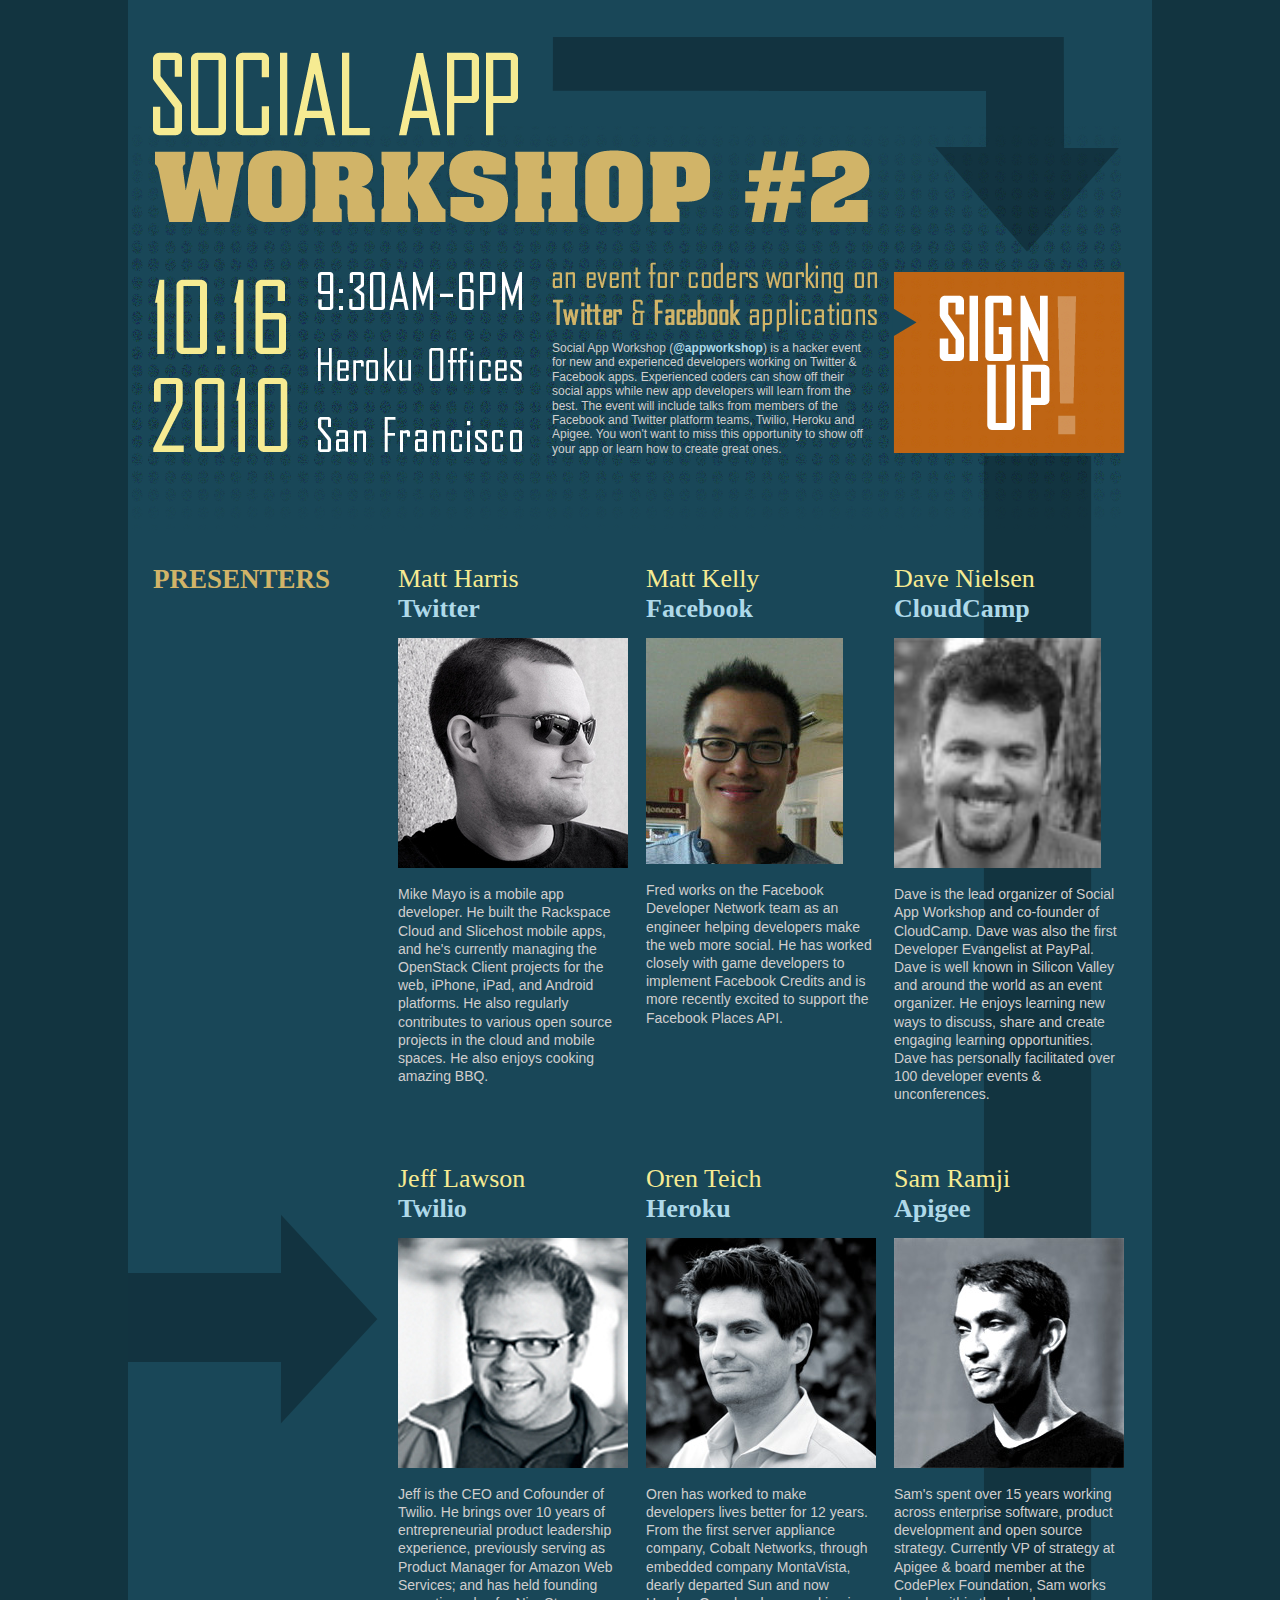
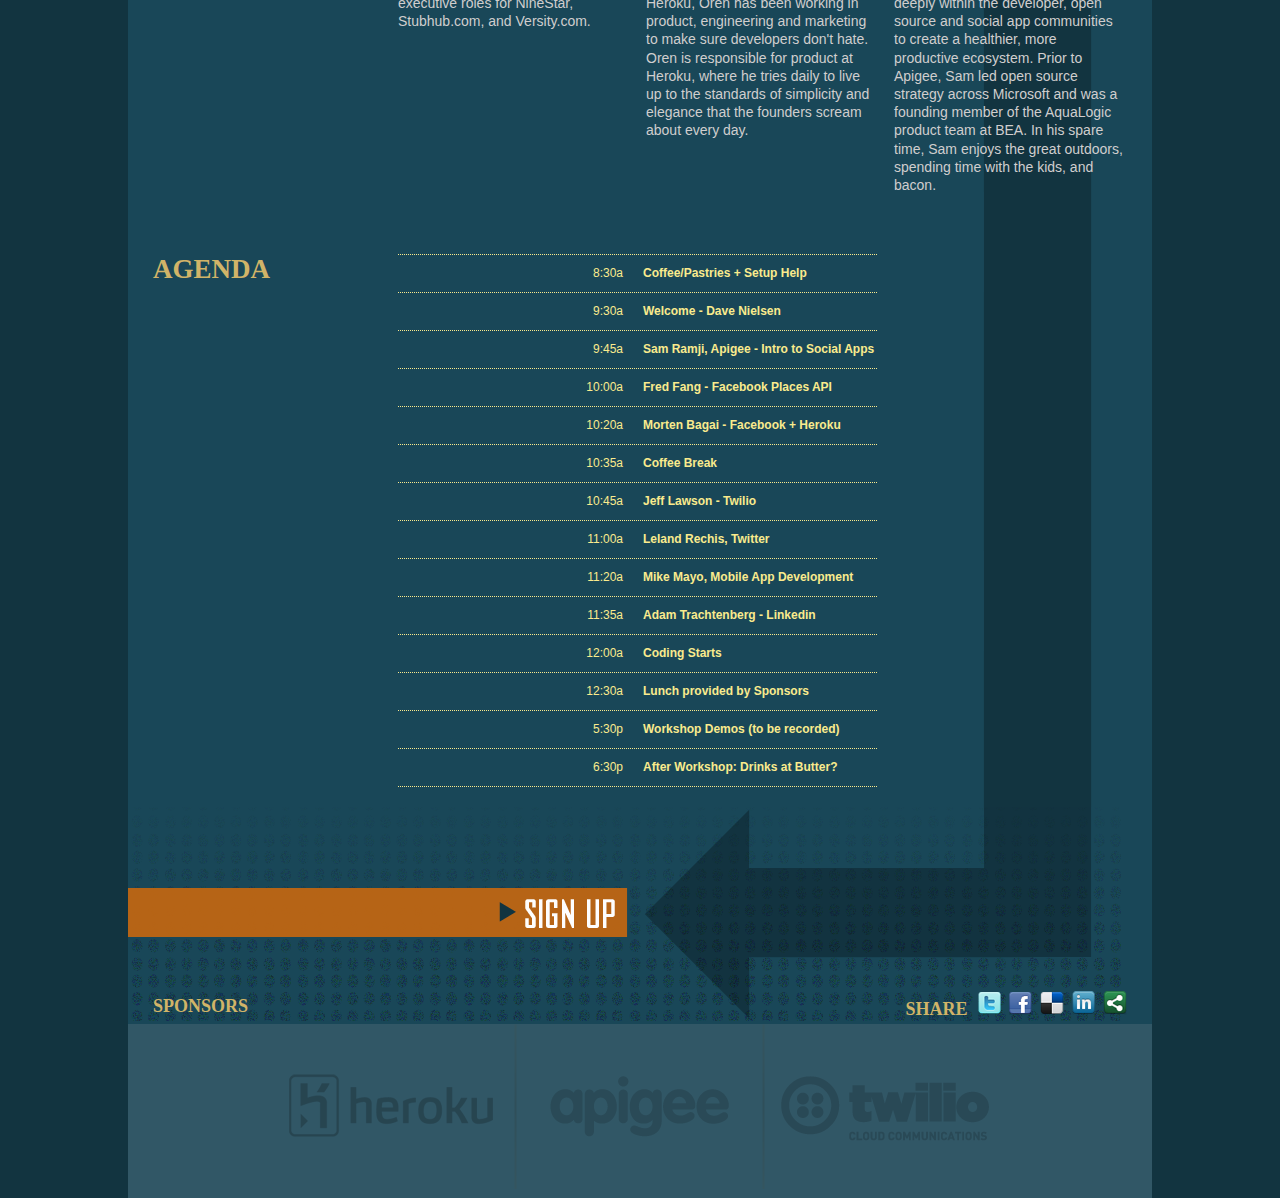
<file: public/index.html>
<!DOCTYPE html PUBLIC "-//W3C//DTD XHTML 1.0 Strict//EN" "http://www.w3.org/TR/xhtml1/DTD/xhtml1-strict.dtd">
<html xmlns="http://www.w3.org/1999/xhtml">
  <head>
    <meta http-equiv="Content-Type" content="text/html; charset=UTF-8" />
    <meta name="title" content="Social App Workshop | a one-day workshop for coders building web applications" /> 
    <meta name="description" content="Social App Workshop (@appworkshop) is a hacker event for new and experienced developers working on Twitter and Facebook apps. Experienced coders can show off their social apps while new app developers will learn from the best. The event will include talks from members of the Facebook and Twitter platform teams, Twilio, Heroku and Apigee. You won't want to miss this opportunity to show off your app or learn how to create great ones." />
    <title>Social App Workshop | a one-day workshop for coders building web applications</title>
    <link rel="stylesheet" type="text/css" href="stylesheets/main.css" />
    <script type="text/javascript">

      var _gaq = _gaq || [];
      _gaq.push(['_setAccount', 'UA-1256003-14']);
      _gaq.push(['_trackPageview']);

      (function() {
        var ga = document.createElement('script'); ga.type = 'text/javascript'; ga.async = true;
        ga.src = ('https:' == document.location.protocol ? 'https://ssl' : 'http://www') + '.google-analytics.com/ga.js';
        var s = document.getElementsByTagName('script')[0]; s.parentNode.insertBefore(ga, s);
      })();

    </script>
    <script src="javascripts/main.js" type="text/javascript"></script>
  </head>
  <body>
    <div id="container">
      <div id="branding">
        <img src="images/main_logo.png" alt="social app workshop" />
        <ul>
          <li class="first">
            <img src="images/date_stamp.png" alt="10.16.2010" />
          </li>
          <li>
            <img src="images/time_stamp.png" alt="9:30am - 6:00pm, heroku offices, san francisco" />
          </li>
          <li class="no_top">
            <img src="images/description.png" alt="a one-day workshop for coders building web applications" />
            <p>
              Social App Workshop (<a href="http://twitter.com/appworkshop" title="follow appworkshop on twitter">@appworkshop</a>) is a hacker event for new and experienced developers working on Twitter &amp; Facebook apps. Experienced coders can show off their social apps while new app developers will learn from the best. The event will include talks from members of the Facebook and Twitter platform teams, Twilio, Heroku and Apigee. You won't want to miss this opportunity to show off your app or learn how to create great ones.
            </p>
          </li>
          <li class="last">
            <a href="http://socialappworkshop.eventbrite.com/" title="sign up" class="js_hoverSwap">
              <img class="js_mouseOver_signup_top_hover js_mouseOut_signup_top_link" src="images/signup_top_link.png" alt="sign up" />
            </a>
          </li>
        </ul>
      </div><!-- /branding -->
      <div id="content">
        <h1>Presenters</h1>
        <ul class="odd">
          <li class="first">
            <h2>Matt Harris</h2>
            <h3><a href="http://www.twitter.com/" title="twitter">Twitter</a></h3>
            <img src="images/matt_harris.jpg" alt="matt harris" />
            <p>
              Mike Mayo is a mobile app developer. He built the Rackspace Cloud and Slicehost mobile apps, and he's currently managing the OpenStack Client projects for the web, iPhone, iPad, and Android platforms. He also regularly contributes to various open source projects in the cloud and mobile spaces.  He also enjoys cooking amazing BBQ. 
            </p>
          </li>
          <li>
            <h2>Matt Kelly</h2>  
            <h3><a href="http://www.facebook.com/" title="facebook">Facebook</a></h3>
            <img src="images/fred_fang.png" alt="Fred Fang" />
            <p>
              Fred works on the Facebook Developer Network team as an engineer helping developers make the web more social. He has worked closely with game developers to implement Facebook Credits and is more recently excited to support the Facebook Places API.
            </p>
          </li>
          <li class="last">
            <h2>Dave Nielsen</h2> 
            <h3><a href="http://cloudcamp.org" title="CloudCamp">CloudCamp</a></h3>
            <img src="images/dave_nielsen.jpg" alt="dave nielsen" height="230" />
            <p>
              Dave is the lead organizer of Social App Workshop and co-founder of CloudCamp. Dave was also the first Developer Evangelist at PayPal. Dave is well known in Silicon Valley and around the world as an event organizer. He enjoys learning new ways to discuss, share and create engaging learning opportunities. Dave has personally facilitated over 100 developer events & unconferences. 

            </p> 
          </li>
        </ul>
        <div class="clear"></div>
        <ul class="even">
          <li class="first">
            <h2>Jeff Lawson</h2>
            <h3><a href="http://www.twilio.com/" title="twilio">Twilio</a></h3>
            <img src="images/jeff_lawson.jpg" alt="jeff lawson" />
            <p>
              Jeff is the CEO and Cofounder of Twilio. He brings over 10 years of entrepreneurial product leadership experience, previously serving as Product Manager for Amazon Web Services; and has held founding executive roles for NineStar, Stubhub.com, and Versity.com.
            </p>
          </li>
          <li>
            <h2>Oren Teich</h2>
            <h3><a href="http://heroku.com/" title="heroku">Heroku</a></h3>
            <img src="images/oren_teich.jpg" alt="oren teich" />
            <p>
              Oren has worked to make developers lives better for 12 years. From the first server appliance company, Cobalt Networks, through embedded company MontaVista, dearly departed Sun and now Heroku, Oren has been working in product, engineering and marketing to make sure developers don't hate. Oren is responsible for product at Heroku, where he tries daily to live up to the standards of simplicity and elegance that the founders scream about every day.
            </p>
          </li>
          <li class="last">

            <h2>Sam Ramji</h2>
            <h3><a href="http://www.apigee.com/" title="apigee">Apigee</a></h3>
            <img src="images/sam_ramji.jpg" alt="sam ramji" />
            <p>
              Sam's spent over 15 years working across enterprise software, product development and open source strategy. Currently VP of strategy at Apigee &amp; board member at the CodePlex Foundation, Sam works deeply within the developer, open source and social app communities to create a healthier, more productive ecosystem. Prior to Apigee, Sam led open source strategy across Microsoft and was a founding member of the AquaLogic product team at BEA. In his spare time, Sam enjoys the great outdoors, spending time with the kids, and bacon.
            </p>
          </li> 
          <div class="clear"></div> 
        </ul> 
        <div class="clear"></div> 
        <h1>Agenda</h1> 
        <dl>
          <dt> 8:30a</dt><dd>Coffee/Pastries + Setup Help</dd>
          <dt> 9:30a</dt><dd>Welcome - Dave Nielsen</dd>
          <dt> 9:45a</dt><dd>Sam Ramji, Apigee - Intro to Social Apps</dd>
          <dt>10:00a</dt><dd>Fred Fang - Facebook Places API</dd>
          <dt>10:20a</dt><dd>Morten Bagai - Facebook + Heroku</dd>
          <dt>10:35a</dt><dd>Coffee Break</dd>
          <dt>10:45a</dt><dd>Jeff Lawson - Twilio</dd>
          <dt>11:00a</dt><dd>Leland Rechis, Twitter</dd> 
          <dt>11:20a</dt><dd>Mike Mayo, Mobile App Development</dd>
          <dt>11:35a</dt><dd>Adam Trachtenberg - Linkedin</dd>
          <dt>12:00a</dt><dd>Coding Starts</dd>
          <dt>12:30a</dt><dd>Lunch provided by Sponsors</dd>
          <dt> 5:30p</dt><dd>Workshop Demos (to be recorded)</dd>
          <dt> 6:30p</dt><dd>After Workshop: Drinks at Butter?</dd>
        </dl>
        <div id="signup_bottom">
          <div class="inner">
            <a href="http://socialappworkshop.eventbrite.com/" title="sign up" class="js_hoverSwap">
              <img class="js_mouseOver_signup_bottom_hover js_mouseOut_signup_bottom_link" src="images/signup_bottom_link.png" alt="sign up" />
            </a>
          </div>
        </div><!-- /signup_bottom -->
      </div><!-- content -->
      <div id="sponsors">
        <ul>
          <li class="first">Share</li>
          <li><a href="http://twitter.com/home?status=I%27m+attending+Social+App+Workshop+--+http%3A%2F%2Fsocialappworkshop.eventbrite.com" title="share this on twitter"><img src="images/sharing_twitter.png" alt="share this on twitter" /></a></li>
          <li><a href="http://www.facebook.com/share.php?u=http%3A%2F%2Fsocialappworkshop.eventbrite.com%2F%3Fref%3Desfb" title="share this on facebook"><img src="images/sharing_facebook.png" alt="share this on facebook" /></a></li>
          <li><a href="http://delicious.com/save?url=http%3A%2F%2Fsocialappworkshop.eventbrite.com%2F%3Fref%3Desdl" title="share this on delicious"><img src="images/sharing_delicious.png" alt="share this on delicious" /></a></li>
          <li><a href="http://www.linkedin.com/shareArticle?mini=true&amp;url=http%3A%2F%2Fsocialappworkshop.eventbrite.com%2F%3Fref%3Desli&amp;title=Social+App+Workshop&amp;summary=%5BJul+24%2C+2010%5D+-+%5BNew+Heroku+Offices+-+321+11th+St+-+San+Francisco%2C+CA++94103+-+%5D+-+%5BHeroku+%26amp%3B+Apigee%5D&amp;source=Eventbrite" title="share this on linkedin"><img src="images/sharing_linkedin.png" alt="share this on linkedin" /></a></li>
          <li class="last"><a href="http://www.eventbrite.com/invite-friends?eid=711284471" title="share this via email"><img src="images/sharing_email.png" alt="share this via email" /></a></li>
        </ul>
        <h1>Sponsors</h1>
        <ul class="blocks">
          <li class="first">
            <a href="http://heroku.com/" title="heroku" class="js_hoverSwap">
              <img src="images/heroku_block_link.png" class="js_mouseOver_heroku_block_hover js_mouseOut_heroku_block_link" alt="heroku" />
            </a>
          </li>
          <li>
            <a href="http://www.apigee.com/" title="apigee" class="js_hoverSwap">
              <img src="images/apigee_block_link.png" class="js_mouseOver_apigee_block_hover js_mouseOut_apigee_block_link" alt="apigee" />
            </a>
          </li>
          <li class="last">
            <a href="http://www.twilio.com/" title="twilio" class="js_hoverSwap">
              <img src="images/twilio_block_link.png" class="js_mouseOver_twilio_block_hover js_mouseOut_twilio_block_link" alt="twilio" />
            </a>
          </li>
        </ul>
      </div><!-- /sponsors -->
    </div><!-- /container -->
  </body>
</html>
</file>
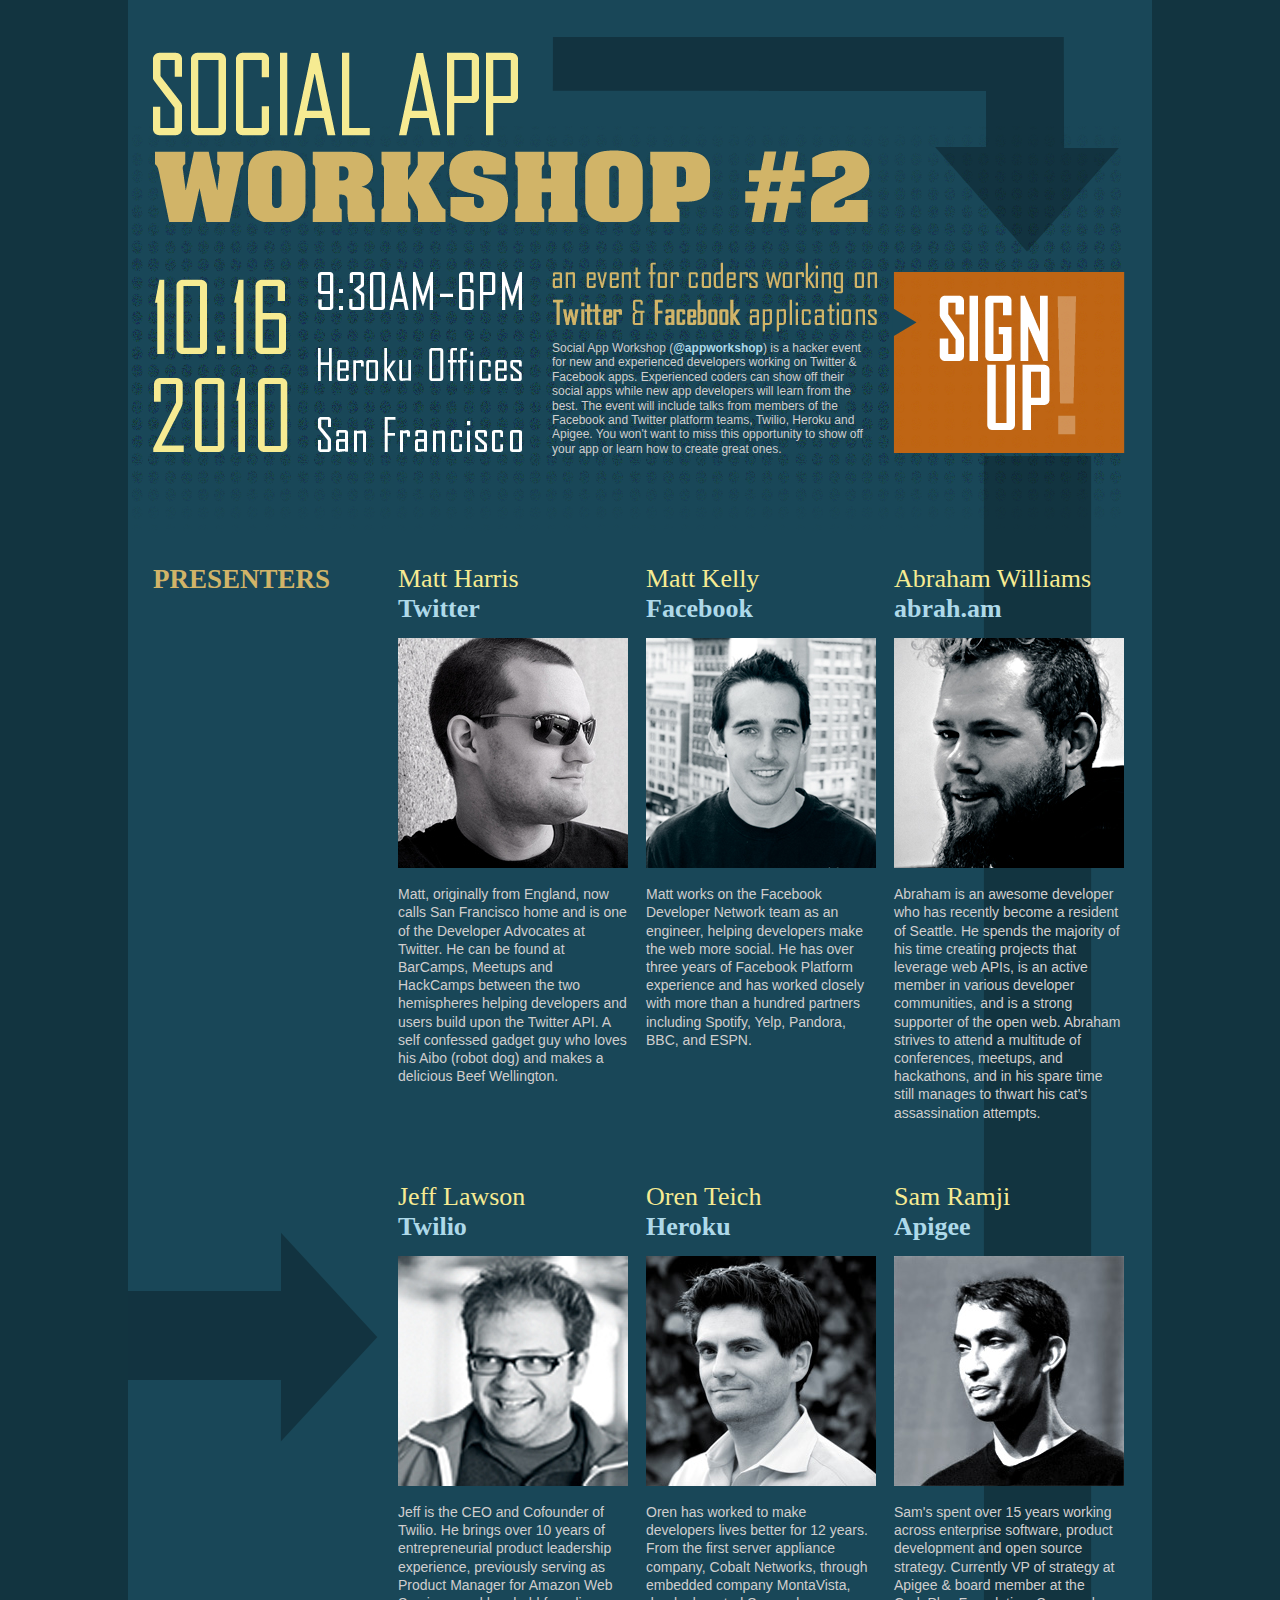
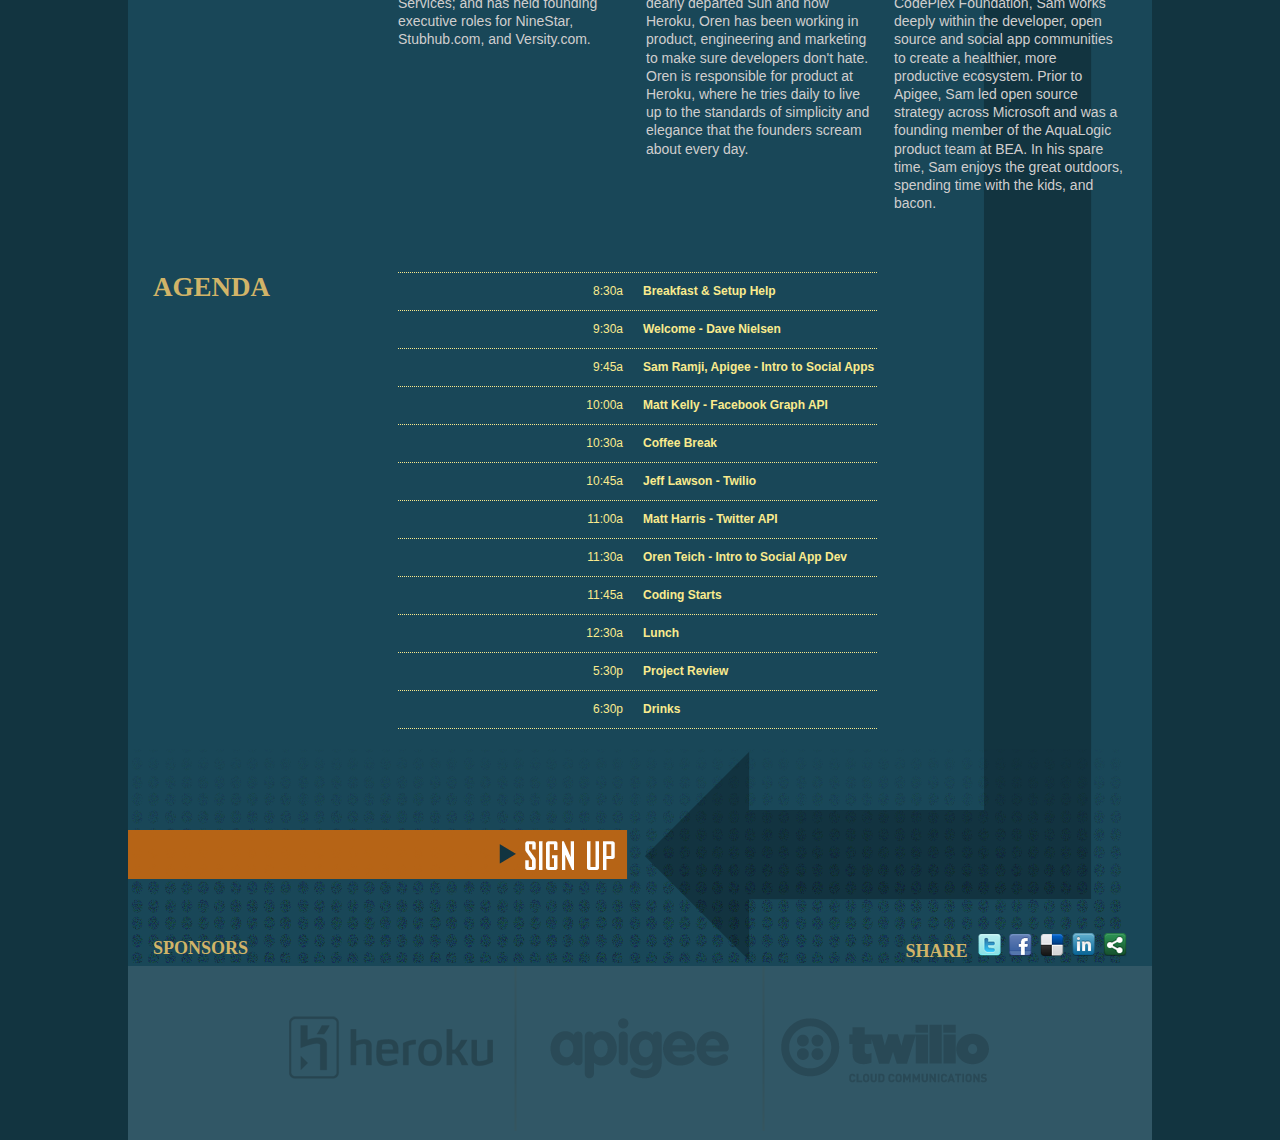
<file: public/index_07_24.html>
<!DOCTYPE html PUBLIC "-//W3C//DTD XHTML 1.0 Strict//EN" "http://www.w3.org/TR/xhtml1/DTD/xhtml1-strict.dtd">
<html xmlns="http://www.w3.org/1999/xhtml">
  <head>
    <meta http-equiv="Content-Type" content="text/html; charset=UTF-8" />
    <meta name="title" content="Social App Workshop | a one-day workshop for coders building web applications" /> 
    <meta name="description" content="Social App Workshop (@appworkshop) is a hacker event for new and experienced developers working on Twitter and Facebook apps. Experienced coders can show off their social apps while new app developers will learn from the best. The event will include talks from members of the Facebook and Twitter platform teams, Twilio, Heroku and Apigee. You won't want to miss this opportunity to show off your app or learn how to create great ones." />
    <title>Social App Workshop | a one-day workshop for coders building web applications</title>
    <link rel="stylesheet" type="text/css" href="stylesheets/main.css" />
    <script type="text/javascript">

      var _gaq = _gaq || [];
      _gaq.push(['_setAccount', 'UA-1256003-14']);
      _gaq.push(['_trackPageview']);

      (function() {
        var ga = document.createElement('script'); ga.type = 'text/javascript'; ga.async = true;
        ga.src = ('https:' == document.location.protocol ? 'https://ssl' : 'http://www') + '.google-analytics.com/ga.js';
        var s = document.getElementsByTagName('script')[0]; s.parentNode.insertBefore(ga, s);
      })();

    </script>
    <script src="javascripts/main.js" type="text/javascript"></script>
  </head>
  <body>
    <div id="container">
      <div id="branding">
        <img src="images/main_logo.png" alt="social app workshop" />
        <ul>
          <li class="first">
            <img src="images/date_stamp.png" alt="7.24.2010" />
          </li>
          <li>
            <img src="images/time_stamp.png" alt="9:30am - 6:00pm, heroku offices, san francisco" />
          </li>
          <li class="no_top">
            <img src="images/description.png" alt="a one-day workshop for coders building web applications" />
            <p>
              Social App Workshop (<a href="http://twitter.com/appworkshop" title="follow appworkshop on twitter">@appworkshop</a>) is a hacker event for new and experienced developers working on Twitter &amp; Facebook apps. Experienced coders can show off their social apps while new app developers will learn from the best. The event will include talks from members of the Facebook and Twitter platform teams, Twilio, Heroku and Apigee. You won't want to miss this opportunity to show off your app or learn how to create great ones.
            </p>
          </li>
          <li class="last">
            <a href="http://socialappworkshop.eventbrite.com/" title="sign up" class="js_hoverSwap">
              <img class="js_mouseOver_signup_top_hover js_mouseOut_signup_top_link" src="images/signup_top_link.png" alt="sign up" />
            </a>
          </li>
        </ul>
      </div><!-- /branding -->
      <div id="content">
        <h1>Presenters</h1>
        <ul class="odd">
          <li class="first">
            <h2>Matt Harris</h2>
            <h3><a href="http://www.twitter.com/" title="twitter">Twitter</a></h3>
            <img src="images/matt_harris.jpg" alt="matt harris" />
            <p>
              Matt, originally from England, now calls San Francisco home and is one of the Developer Advocates at Twitter. He can be found at BarCamps, Meetups and HackCamps between the two hemispheres helping developers and users build upon the Twitter API. A self confessed gadget guy who loves his Aibo (robot dog) and makes a delicious Beef Wellington.
            </p>
          </li>
          <li>
            <h2>Matt Kelly</h2>
            <h3><a href="http://www.facebook.com/" title="facebook">Facebook</a></h3>
            <img src="images/matt_kelly.jpg" alt="matt kelly" />
            <p>
              Matt works on the Facebook Developer Network team as an engineer, helping developers make the web more social.  He has over three years of Facebook Platform experience and has worked closely with more than a hundred partners including Spotify, Yelp, Pandora, BBC, and ESPN.
            </p>
          </li>
          <li class="last">
            <h2>Abraham Williams</h2>
            <h3><a href="http://abrah.am/" title="abrah.am">abrah.am</a></h3>
            <img src="images/abraham.jpg" alt="abraham williams" />
            <p>
              Abraham is an awesome developer who has recently become a resident of Seattle. He spends the majority of his time creating projects that leverage web APIs, is an active member in various developer communities, and is a strong supporter of the open web. Abraham strives to attend a multitude of conferences, meetups, and hackathons, and in his spare time still manages to thwart his cat's assassination attempts.
            </p>
          </li>
        </ul>
        <div class="clear"></div>
        <ul class="even">
          <li class="first">
            <h2>Jeff Lawson</h2>
            <h3><a href="http://www.twilio.com/" title="twilio">Twilio</a></h3>
            <img src="images/jeff_lawson.jpg" alt="jeff lawson" />
            <p>
              Jeff is the CEO and Cofounder of Twilio. He brings over 10 years of entrepreneurial product leadership experience, previously serving as Product Manager for Amazon Web Services; and has held founding executive roles for NineStar, Stubhub.com, and Versity.com.
            </p>
          </li>
          <li>
            <h2>Oren Teich</h2>
            <h3><a href="http://heroku.com/" title="heroku">Heroku</a></h3>
            <img src="images/oren_teich.jpg" alt="oren teich" />
            <p>
              Oren has worked to make developers lives better for 12 years. From the first server appliance company, Cobalt Networks, through embedded company MontaVista, dearly departed Sun and now Heroku, Oren has been working in product, engineering and marketing to make sure developers don't hate. Oren is responsible for product at Heroku, where he tries daily to live up to the standards of simplicity and elegance that the founders scream about every day.
            </p>
          </li>
          <li class="last">
            <h2>Sam Ramji</h2>
            <h3><a href="http://www.apigee.com/" title="apigee">Apigee</a></h3>
            <img src="images/sam_ramji.jpg" alt="sam ramji" />
            <p>
              Sam's spent over 15 years working across enterprise software, product development and open source strategy. Currently VP of strategy at Apigee &amp; board member at the CodePlex Foundation, Sam works deeply within the developer, open source and social app communities to create a healthier, more productive ecosystem. Prior to Apigee, Sam led open source strategy across Microsoft and was a founding member of the AquaLogic product team at BEA. In his spare time, Sam enjoys the great outdoors, spending time with the kids, and bacon.
            </p>
          </li>
          
          <div class="clear"></div>
        </ul>
        <div class="clear"></div>
        <h1>Agenda</h1>
        <dl>
          <dt>8:30a</dt><dd>Breakfast & Setup Help</dd>
          <dt>9:30a</dt><dd>Welcome - Dave Nielsen</dd>
          <dt>9:45a</dt><dd>Sam Ramji, Apigee - Intro to Social Apps</dd>
          <dt>10:00a</dt><dd>Matt Kelly - Facebook Graph API</dd>
          <dt>10:30a</dt><dd>Coffee Break</dd>
          <dt>10:45a</dt><dd>Jeff Lawson - Twilio</dd>
          <dt>11:00a</dt><dd>Matt Harris - Twitter API</dd>
          <dt>11:30a</dt><dd>Oren Teich - Intro to Social App Dev</dd>
          <dt>11:45a</dt><dd>Coding Starts</dd>
          <dt>12:30a</dt><dd>Lunch</dd>
          <dt>5:30p</dt><dd>Project Review</dd>
          <dt>6:30p</dt><dd>Drinks</dd>
        </dl>
        <div id="signup_bottom">
          <div class="inner">
            <a href="http://socialappworkshop.eventbrite.com/" title="sign up" class="js_hoverSwap">
              <img class="js_mouseOver_signup_bottom_hover js_mouseOut_signup_bottom_link" src="images/signup_bottom_link.png" alt="sign up" />
            </a>
          </div>
        </div><!-- /signup_bottom -->
      </div><!-- content -->
      <div id="sponsors">
        <ul>
          <li class="first">Share</li>
          <li><a href="http://twitter.com/home?status=I%27m+attending+Social+App+Workshop+--+http%3A%2F%2Fsocialappworkshop.eventbrite.com" title="share this on twitter"><img src="images/sharing_twitter.png" alt="share this on twitter" /></a></li>
          <li><a href="http://www.facebook.com/share.php?u=http%3A%2F%2Fsocialappworkshop.eventbrite.com%2F%3Fref%3Desfb" title="share this on facebook"><img src="images/sharing_facebook.png" alt="share this on facebook" /></a></li>
          <li><a href="http://delicious.com/save?url=http%3A%2F%2Fsocialappworkshop.eventbrite.com%2F%3Fref%3Desdl" title="share this on delicious"><img src="images/sharing_delicious.png" alt="share this on delicious" /></a></li>
          <li><a href="http://www.linkedin.com/shareArticle?mini=true&amp;url=http%3A%2F%2Fsocialappworkshop.eventbrite.com%2F%3Fref%3Desli&amp;title=Social+App+Workshop&amp;summary=%5BJul+24%2C+2010%5D+-+%5BNew+Heroku+Offices+-+321+11th+St+-+San+Francisco%2C+CA++94103+-+%5D+-+%5BHeroku+%26amp%3B+Apigee%5D&amp;source=Eventbrite" title="share this on linkedin"><img src="images/sharing_linkedin.png" alt="share this on linkedin" /></a></li>
          <li class="last"><a href="http://www.eventbrite.com/invite-friends?eid=711284471" title="share this via email"><img src="images/sharing_email.png" alt="share this via email" /></a></li>
        </ul>
        <h1>Sponsors</h1>
        <ul class="blocks">
          <li class="first">
            <a href="http://heroku.com/" title="heroku" class="js_hoverSwap">
              <img src="images/heroku_block_link.png" class="js_mouseOver_heroku_block_hover js_mouseOut_heroku_block_link" alt="heroku" />
            </a>
          </li>
          <li>
            <a href="http://www.apigee.com/" title="apigee" class="js_hoverSwap">
              <img src="images/apigee_block_link.png" class="js_mouseOver_apigee_block_hover js_mouseOut_apigee_block_link" alt="apigee" />
            </a>
          </li>
          <li class="last">
            <a href="http://www.twilio.com/" title="twilio" class="js_hoverSwap">
              <img src="images/twilio_block_link.png" class="js_mouseOver_twilio_block_hover js_mouseOut_twilio_block_link" alt="twilio" />
            </a>
          </li>
        </ul>
      </div><!-- /sponsors -->
    </div><!-- /container -->
  </body>
</html>
</file>
<file: public/stylesheets/main.css>
/* 
    AUTHOR: Dieter Randolph
*/

/* ------------------------------------------ */
/* RESETS, BASIC PAGE SETUP, BASIC TYPOGRAPHY */
/* ------------------------------------------ */
* { margin: 0; padding: 0; }
html {  }
body { 
	color: #d0cece; 
	font: 14px arial, helvetica, garuda, sans-serif;
	text-align: center;
	background-color: #123440;
}
p {  }
a { outline: none; }
a img { border: none; }
a:link, a:visited {
  text-decoration: none;
  color: #aed9e9;
  font-weight: bold;
}
a:hover {
  color: #fff;
}
h1, h2, h3, h4, h5, h6 {
  font-family: georgia, utopia, palatino, "Palatino Linotype", serif;
}
h1 {
  text-transform: uppercase;
  font-size: 27px;
  color: #d1b468;
  font-weight: bold;
}
h2, h3 {
  font-size: 26px;
  font-weight: normal;
  color: #f6eb92;
}
h3 {
  font-weight: bold;
}
/* END RESET */

/* ------------------------------------------ */
/* TOOLBOX CSS */
/* ------------------------------------------ */
.floatleft { float: left; }
.floatright { float: right; }
.clear { clear: both; }
/* END TOOLBOX */

/* ------------------------------------------ */
/* PAGE STRUCTURE */
/* ------------------------------------------ */
#container {
	margin: 0 auto;
	width: 1024px;
	text-align: left;
	background: #194758 url(../images/dot_field.png) repeat-x 0 126px;
}
#branding {
  padding: 36px 0 0 25px;
  border-right: 25px solid #194758;
  background: transparent url(../images/arrow_top.png) no-repeat 424px 37px;
}
#branding ul {
  list-style-type: none;
  padding: 37px 0 0 0;
}
#branding ul li {
  display: block;
  float: left;
  padding: 10px 15px 0 15px;
}
#branding ul li.no_top {
  padding-top: 0;
}
#branding ul li.first {
  padding-left: 0;
}
#branding ul li.last {
  float: none;
  padding-right: 0;
}
#branding ul li p {
  width: 325px;
  font-size: 12px;
  line-height: 1.2em;
}
#content {
  padding: 108px 0 0 25px;
  border-right: 25px solid #194758;
  clear: both;
  background: transparent url(../images/arrow_stripe.png) repeat-y 855px 0;
}
#content h1 {
  float: left;
  display: block;
  width: 245px;
}
#content ul {
  list-style-type: none;
}
#content ul.even {
  padding: 0 0 0 270px;
  margin: 60px 0 60px -25px;
  background: transparent url(../images/arrow_middle.png) no-repeat 0 50px;
}
#content ul li {
  display: block;
  float: left;
  width: 230px;
  padding: 0 18px 0 0;
}
#content ul li.last {
  padding: 0;
}
#content ul li img {
  margin: 1em 0;
}
#content ul li p {
  line-height: 1.3em;
}
#content dl {
  margin: 0 250px 0 245px;
  line-height: 37px;
  font-size: 12px;
  color: #faeb8d;
  border-top: 1px dotted #faeb8d;
}
#content dt {
  float: left;
  width: 225px;
  text-align: right;
  padding-right: 20px;
  border-bottom: 1px dotted #faeb8d;
}
#content dd {
  font-weight: bold;
  border-bottom: 1px dotted #faeb8d;
}
#content #signup_bottom {
  background: transparent url(../images/dot_field.png) repeat-x 0 0;
  margin: 20px 0 0 -25px;
}
#content #signup_bottom div.inner {
  padding: 81px 0;
  background: transparent url(../images/arrow_bottom.png) no-repeat 516px 0;
}
#sponsors {
  clear: both;
  margin-top: -30px;
}
#sponsors h1 {
  padding: 0 0 0 25px;
  font-size: 18px;
  line-height: 30px;
}
#sponsors ul {
  list-style-type: none;
  padding: 0 25px 0 0;
  float: right;
}
#sponsors ul li {
  display: inline;
  font-size: 18px;
  font-weight: bold;
  font-family: georgia, utopia, palatino, "Palatino Linotype", serif;
  text-transform: uppercase;
  color: #d1b468;
  line-height: 30px;
  padding: 0 2px;
}
#sponsors ul li.first {
  padding: 0 5px 2px 0;
}
#sponsors ul li.last {
  padding-right: 0;
}
#sponsors ul.blocks {
  clear: both;
  float: none;
  width: auto;
  background-color: #315766;
  padding: 0 141px;
}
#sponsors ul.blocks li {
  display: block;
  float: left;
  padding: 0 3px 0 0; 
  background: transparent url(../images/block_seperator.png) no-repeat 100% 0;
}
#sponsors ul.blocks li.last {
  float: none;
  background: none;
  padding: 0;
}
/* END STRUCTURE */
</file>
